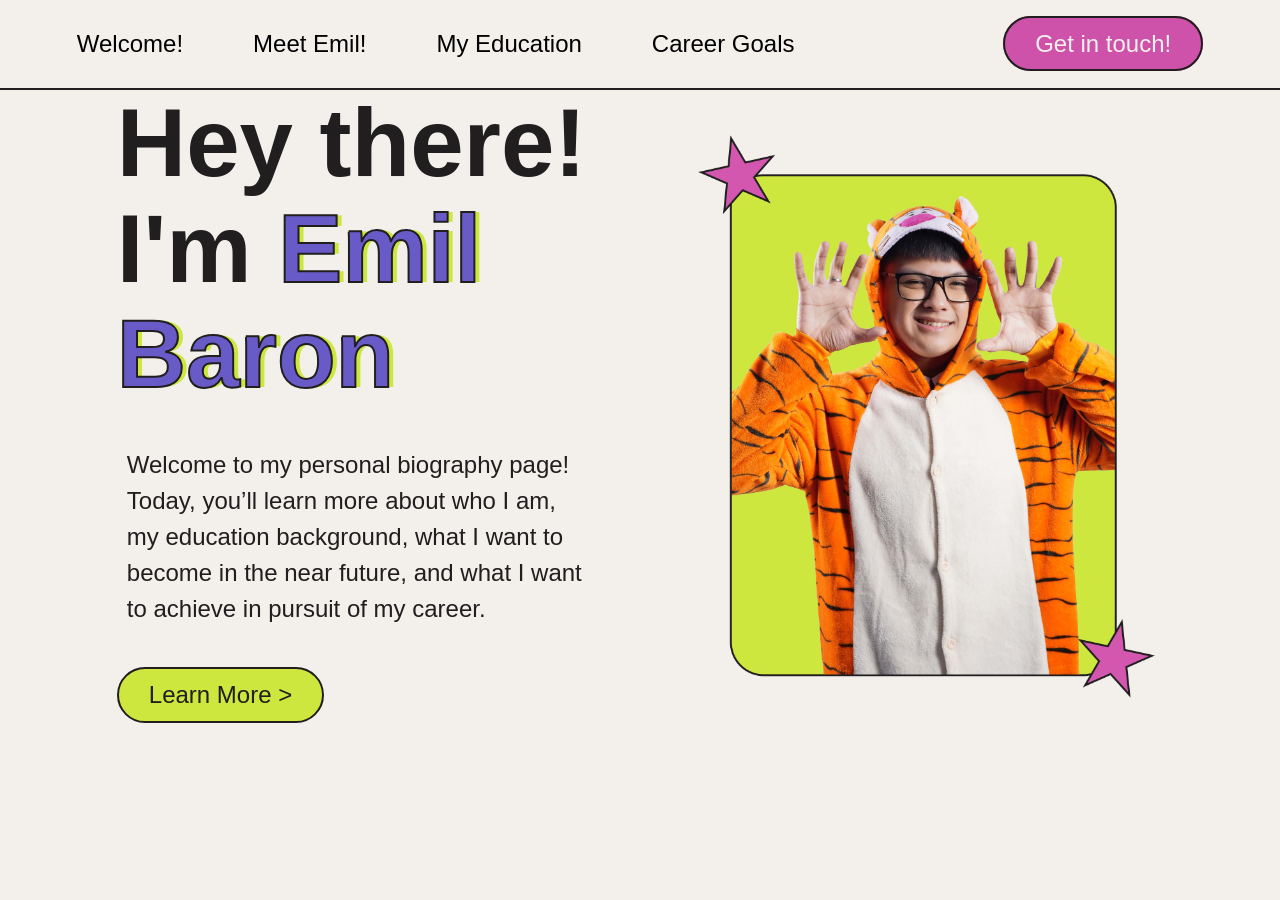
<file: index.html>
<!DOCTYPE html>
<html lang="en">
    <head>                                                              
        <meta charset="UTF-8" />
        <meta name="viewport" content="width=device-width, initial-scale=1.0" />
        <link rel="stylesheet" href="index_style.css" />
        <link rel="stylesheet" href="nav_style.css" />
        <title>Baron_ICWD_Finals</title>  
    </head>
    <body>
    <nav id="nav">
        <div class="left_links">
            <a href="index.html">Welcome!</a>
            <a href="about.html">Meet Emil!</a>
            <a href="education.html">My Education</a>
            <a href="goals.html">Career Goals</a>
        </div>
      
        <div class="right_links"> 
        <a href="contact.html">Get in touch!</a>
        </div>
    </nav>

    <main class="short_intro">
        <div class="text_content">
            <h1>Hey there!<br>I'm <span>Emil Baron</span></h1>
            <p>Welcome to my personal biography page! Today, you’ll learn more about who I am, my education background, what I want to become in the near future, and what I want to achieve in pursuit of my career.</p>
            <a href="about.html">Learn More ></a>
        </div>
        <div class="picture1">
            <img src="images/picture1.png" alt="A picture of me wearing a tigger costume, roaring at the camera" />
        </div>
    </main>
    </body>
</html>
</file>
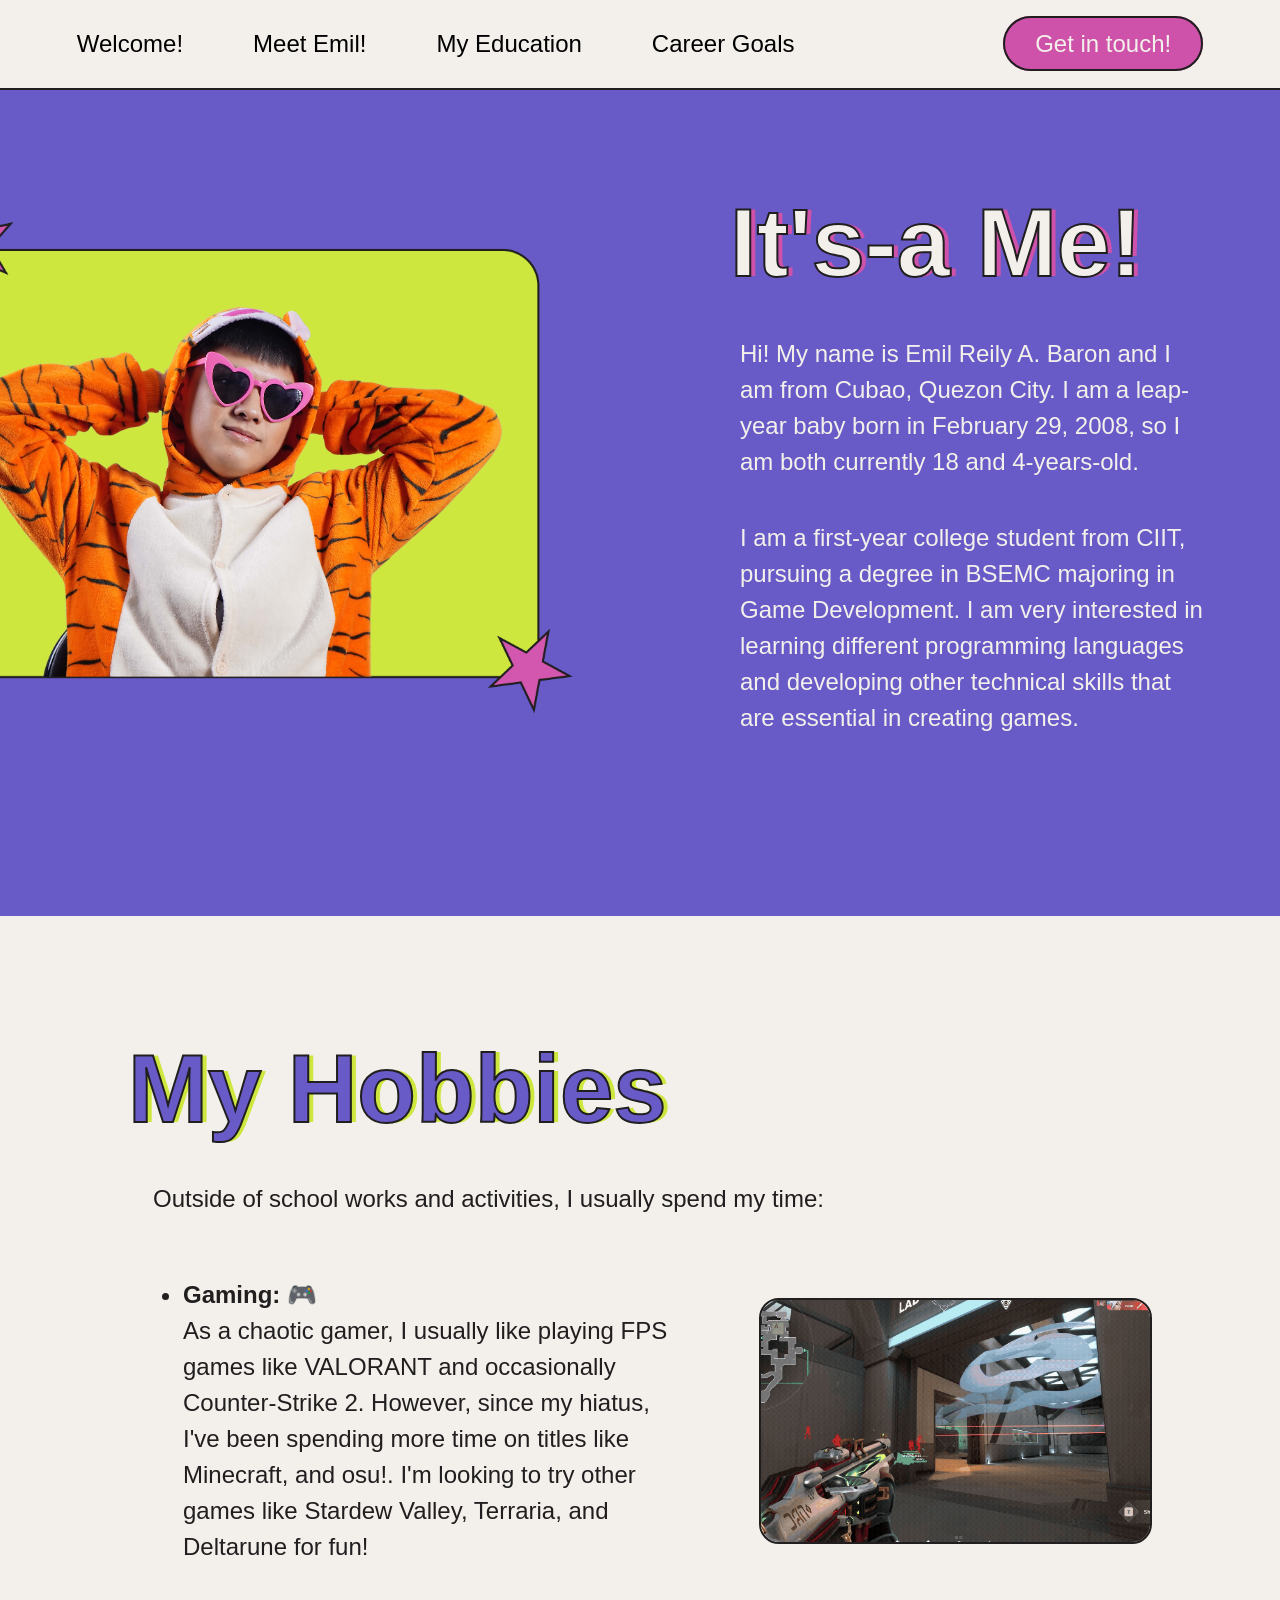
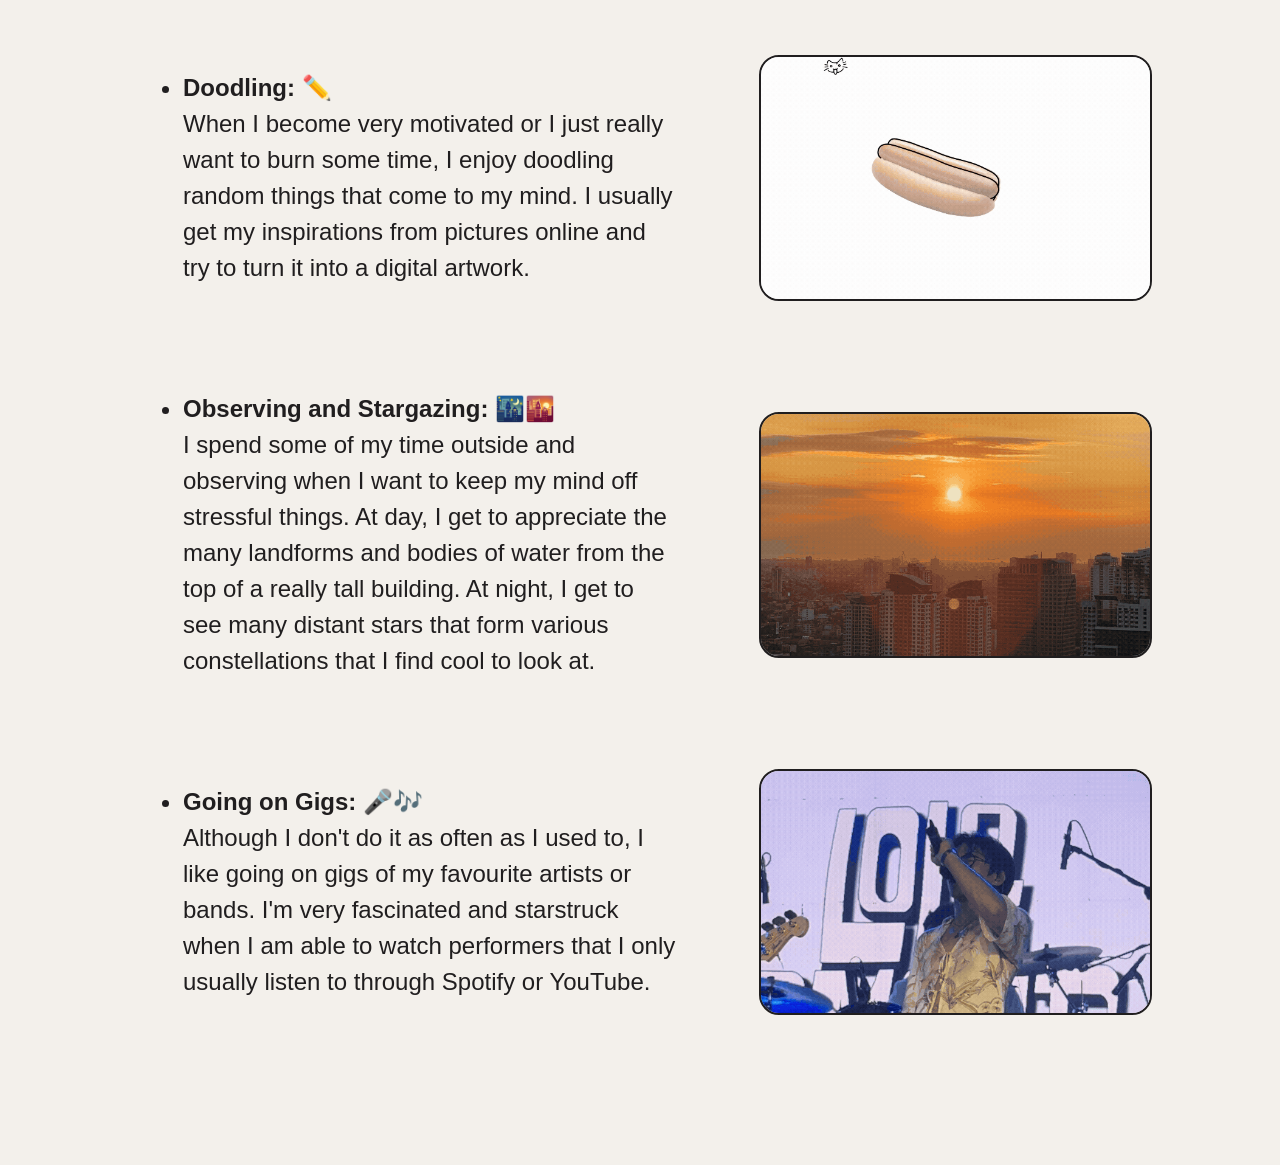
<file: about.html>
<!DOCTYPE html>
<html lang="en">
    <head>                                                              
        <meta charset="UTF-8" />
        <meta name="viewport" content="width=device-width, initial-scale=1.0" />
        <link rel="stylesheet" href="about_style.css" />
        <link rel="stylesheet" href="nav_style.css" />
        <title>Baron_ICWD_Finals</title>  
    </head>
    <body>
        <nav id="nav">
            <div class="left_links">
                <a href="index.html">Welcome!</a>
                <a href="about.html">Meet Emil!</a>
                <a href="education.html">My Education</a>
                <a href="goals.html">Career Goals</a>
            </div>
          
            <div class="right_links"> 
                <a href="contact.html">Get in touch!</a>
            </div>
        </nav>

        <main class="introduction">
            <div class="picture2">
                <img src="images/picture2.png" alt="A picture of me wearing a tigger costume with pink star glasses, looking relaxed on a chair" />
            </div>

            <div class="text_content">
                <h1><span>It's-a Me!</span></h1>
                <p>Hi! My name is Emil Reily A. Baron and I am from Cubao, Quezon City. I am a leap-year baby born in February 29, 2008, so I am both currently 18 and 4-years-old.</p>
                <p>I am a first-year college student from CIIT, pursuing a degree in BSEMC majoring in Game Development. I am very interested in learning different programming languages and developing other technical skills that are essential in creating games.</p>
            </div>
        </main>        

        <section class="hobbies">
            <div class="hobbies_container">
                <h2><span>My Hobbies</span></h2>
                <p class="hobbies_intro">Outside of school works and activities, I usually spend my time:</p>

                <!-- Gaming -->
                <div class="hobby_row">
                    <ul class="hobby_text">
                        <li>
                            <strong>Gaming: &#127918;</strong><br>
                            As a chaotic gamer, I usually like playing FPS games like VALORANT and occasionally Counter-Strike 2. However, since my hiatus, I've been spending more time on titles like Minecraft, and osu!. I'm looking to try other games like Stardew Valley, Terraria, and Deltarune for fun!
                        </li>
                    </ul>
                    <div class="hobby_image">
                        <img src="images/valo.gif" alt="Valorant Clip 1v5 Clutch" />
                    </div>
                </div>

                <!-- Doodling -->
                <div class="hobby_row">
                    <ul class="hobby_text">
                        <li>
                            <strong>Doodling: &#9999;&#65039;</strong><br>
                            When I become very motivated or I just really want to burn some time, I enjoy doodling random things that come to my mind. I usually get my inspirations from pictures online and try to turn it into a digital artwork.
                        </li>
                    </ul>
                    <div class="hobby_image">
                        <img src="images/dawg.gif" alt="Daschund Hotdog Merged Together" />
                    </div>
                </div>

                <!-- Observing and Stargazing -->
                <div class="hobby_row">
                    <ul class="hobby_text">
                        <li>
                            <strong>Observing and Stargazing: &#127747;&#127751;</strong><br>
                            I spend some of my time outside and observing when I want to keep my mind off stressful things. At day, I get to appreciate the many landforms and bodies of water from the top of a really tall building. At night, I get to see many distant stars that form various constellations that I find cool to look at.
                        </li>
                    </ul>
                    <div class="hobby_image">
                        <img src="images/sunset_timelapse.gif" alt="Sunset Timelapse" />
                    </div>
                </div>

                <!-- Going on Gigs -->
                <div class="hobby_row">
                    <ul class="hobby_text">
                        <li>
                            <strong>Going on Gigs: &#127908;&#127926;</strong><br>
                            Although I don't do it as often as I used to, I like going on gigs of my favourite artists or bands. I'm very fascinated and starstruck when I am able to watch performers that I only usually listen to through Spotify or YouTube.
                        </li>
                    </ul>
                    <div class="hobby_image">
                        <img src="images/gigs.gif" alt="Lola Amour 10th Gig" />
                    </div>
                </div>
            </div>
        </section>
    </body> 
</html>
</file>
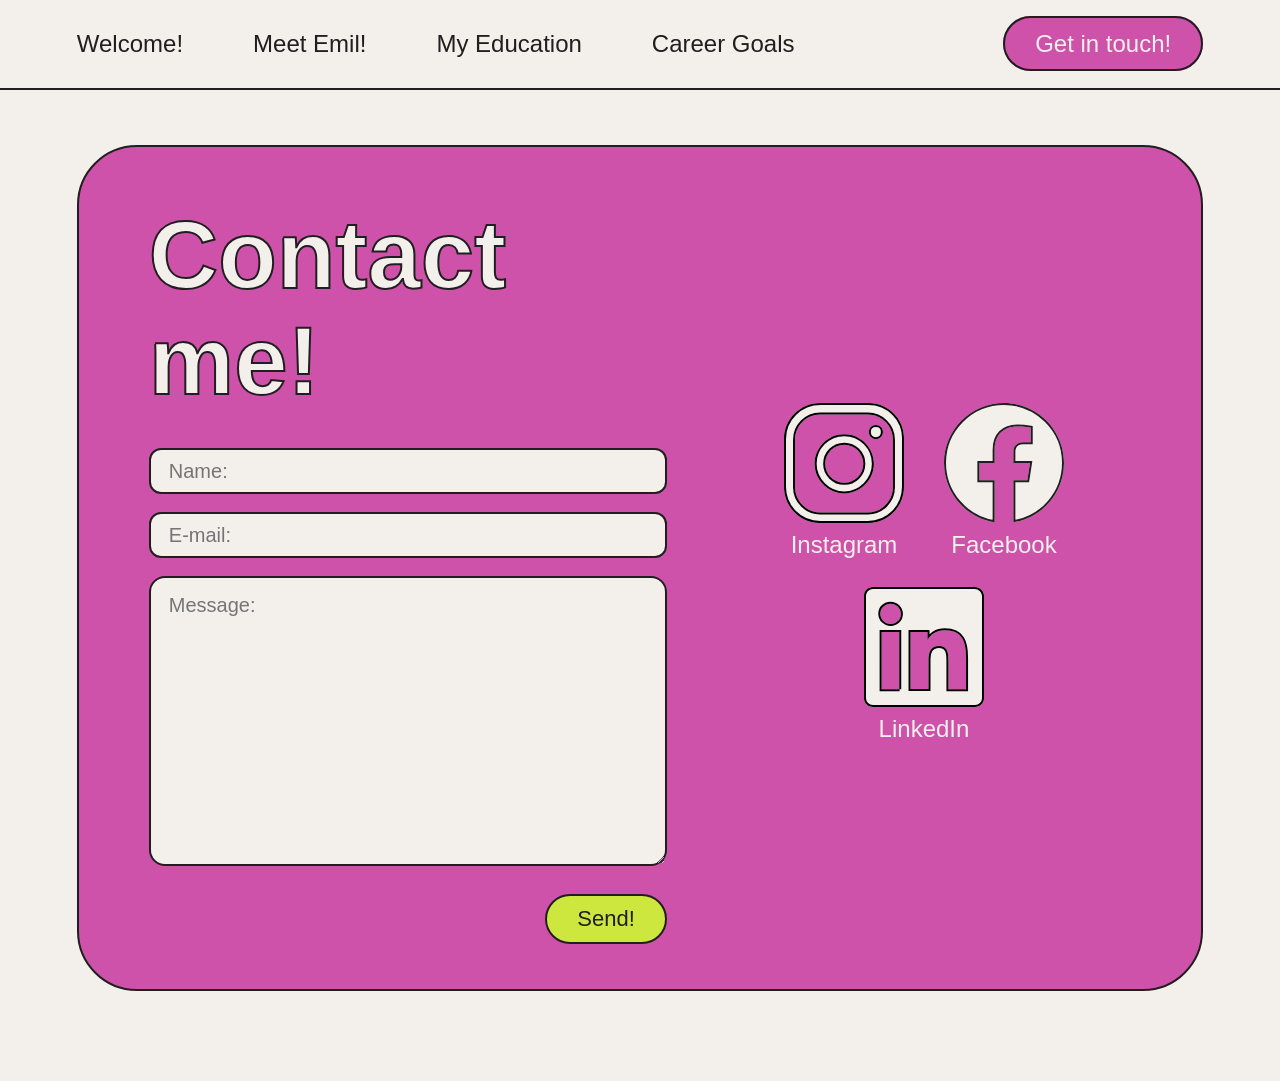
<file: contact.html>
<!DOCTYPE html>
<html lang="en">
    <head>                                                              
        <meta charset="UTF-8" />
        <meta name="viewport" content="width=device-width, initial-scale=1.0" />
        <link rel="stylesheet" href="contact_style.css" />
        <link rel="stylesheet" href="nav_style.css" />
        <title>Baron_ICWD_Finals</title>  
    </head>
    <body>
        <nav id="nav">
            <div class="left_links">
                <a href="index.html">Welcome!</a>
                <a href="about.html">Meet Emil!</a>
                <a href="education.html">My Education</a>
                <a href="goals.html">Career Goals</a>
            </div>
          
            <div class="right_links"> 
                <a href="contact.html">Get in touch!</a>
            </div>
        </nav>

        <main class="contact_section">
            <section class="contact_box">
                <div class="contact_grid">
                    <div class="form_area">
                        <h1><span>Contact me!</span></h1>
                        <form action="https://formsubmit.co/baronryle@gmail.com" method="POST">
                            <input type="hidden" name="_next" value="https://bubombubom.github.io/Personal-Biography-Website/contact.html">
                            <input type="hidden" name="_subject" value="New message from Contact page" />
                            <input type="hidden" name="_captcha" value="false" />
                            <input type="text" name="name" placeholder="Name:" required />
                            <input type="email" name="email" placeholder="E-mail:" required />
                            <textarea name="message" placeholder="Message:" required></textarea>
                            <div class="btn_row">
                                <button type="submit">Send!</button>
                            </div>
                        </form>
                    </div>

                    <aside class="socials">
                        <a href="https://instagram.com/emilryle" target="_blank" rel="noopener noreferrer">
                            <img src="images/instagram_logo.svg" alt="Instagram" />
                            <p>Instagram</p>
                        </a>
                        <a href="https://facebook.com/emil.reily" target="_blank" rel="noopener noreferrer">
                            <img src="images/facebook_logo.svg" alt="Facebook" />
                            <p>Facebook</p>
                        </a>
                        <a href="https://www.linkedin.com/in/emil-baron-a58564402/" target="_blank" rel="noopener noreferrer">
                            <img src="images/linkedin_logo.svg" alt="LinkedIn" />
                            <p>LinkedIn</p>
                        </a>
                    </aside>
                </div>
            </section>
        </main>
    </body>
</html>
</file>
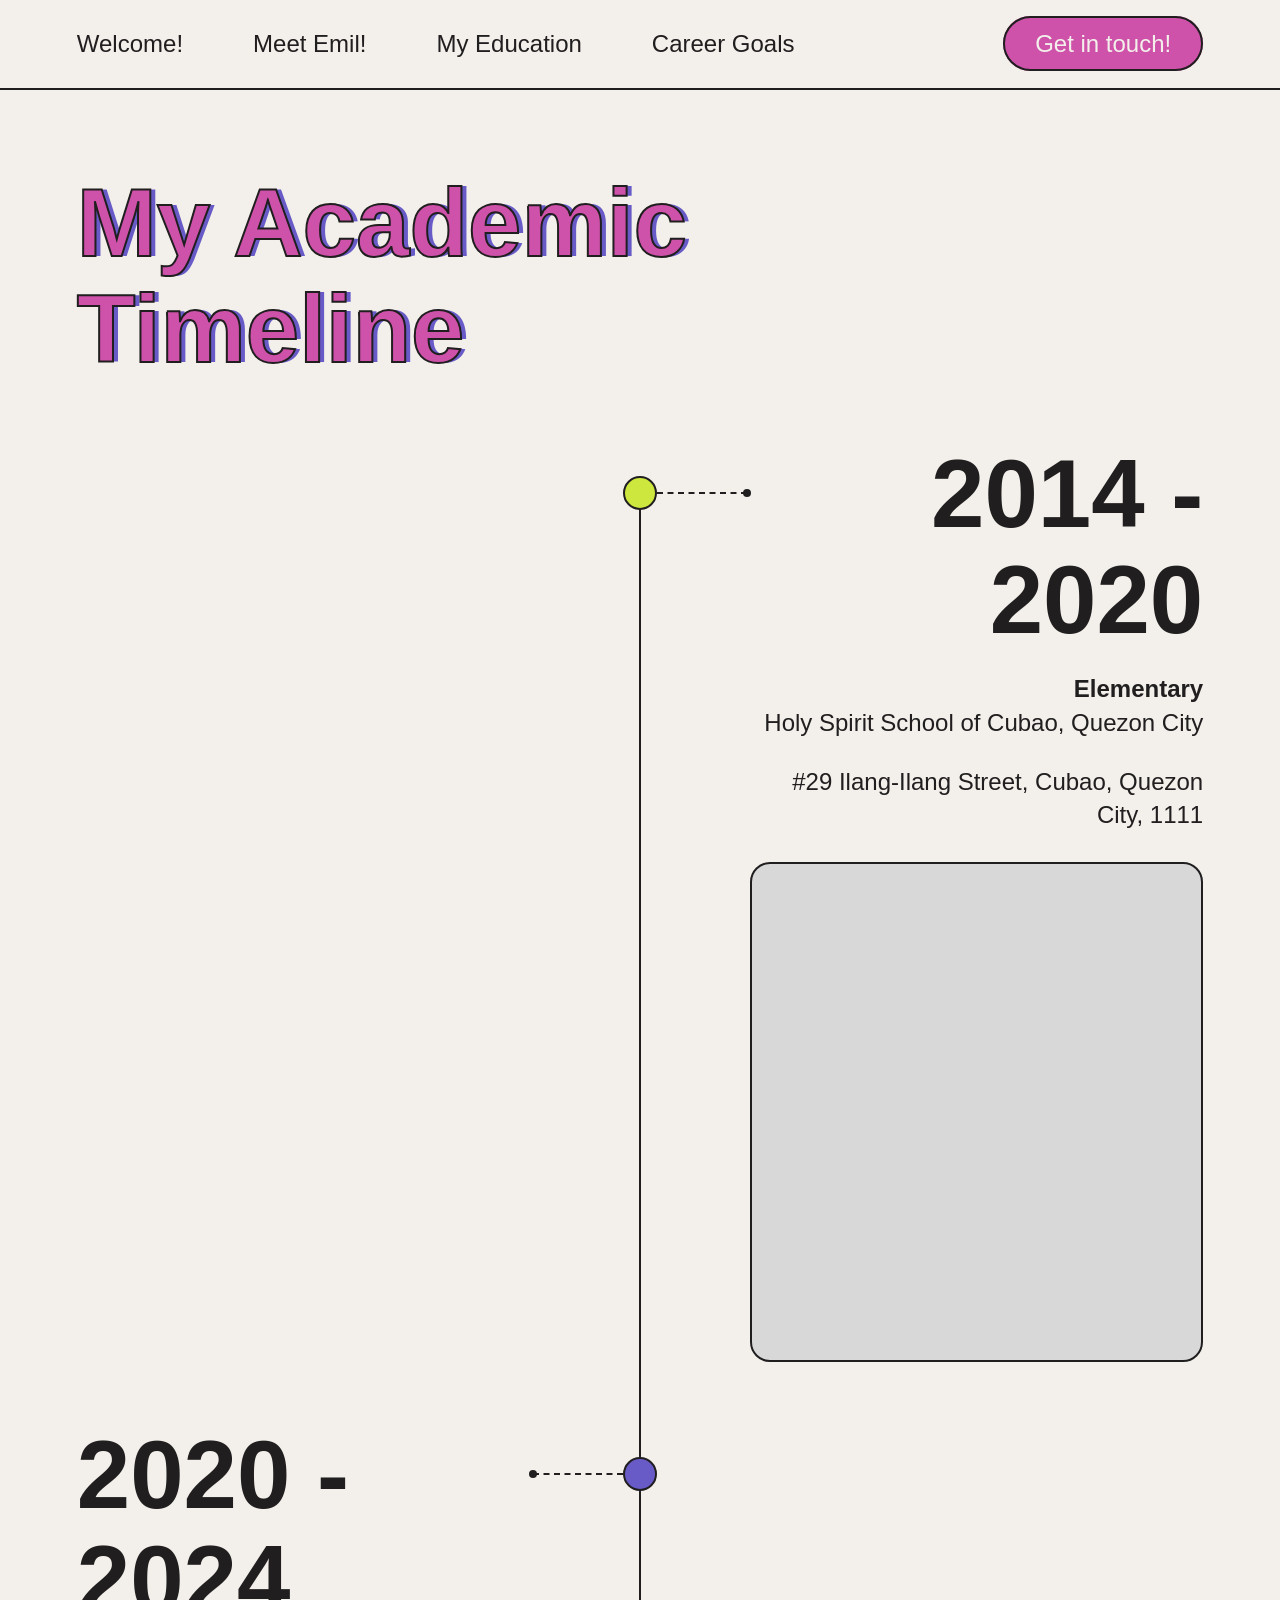
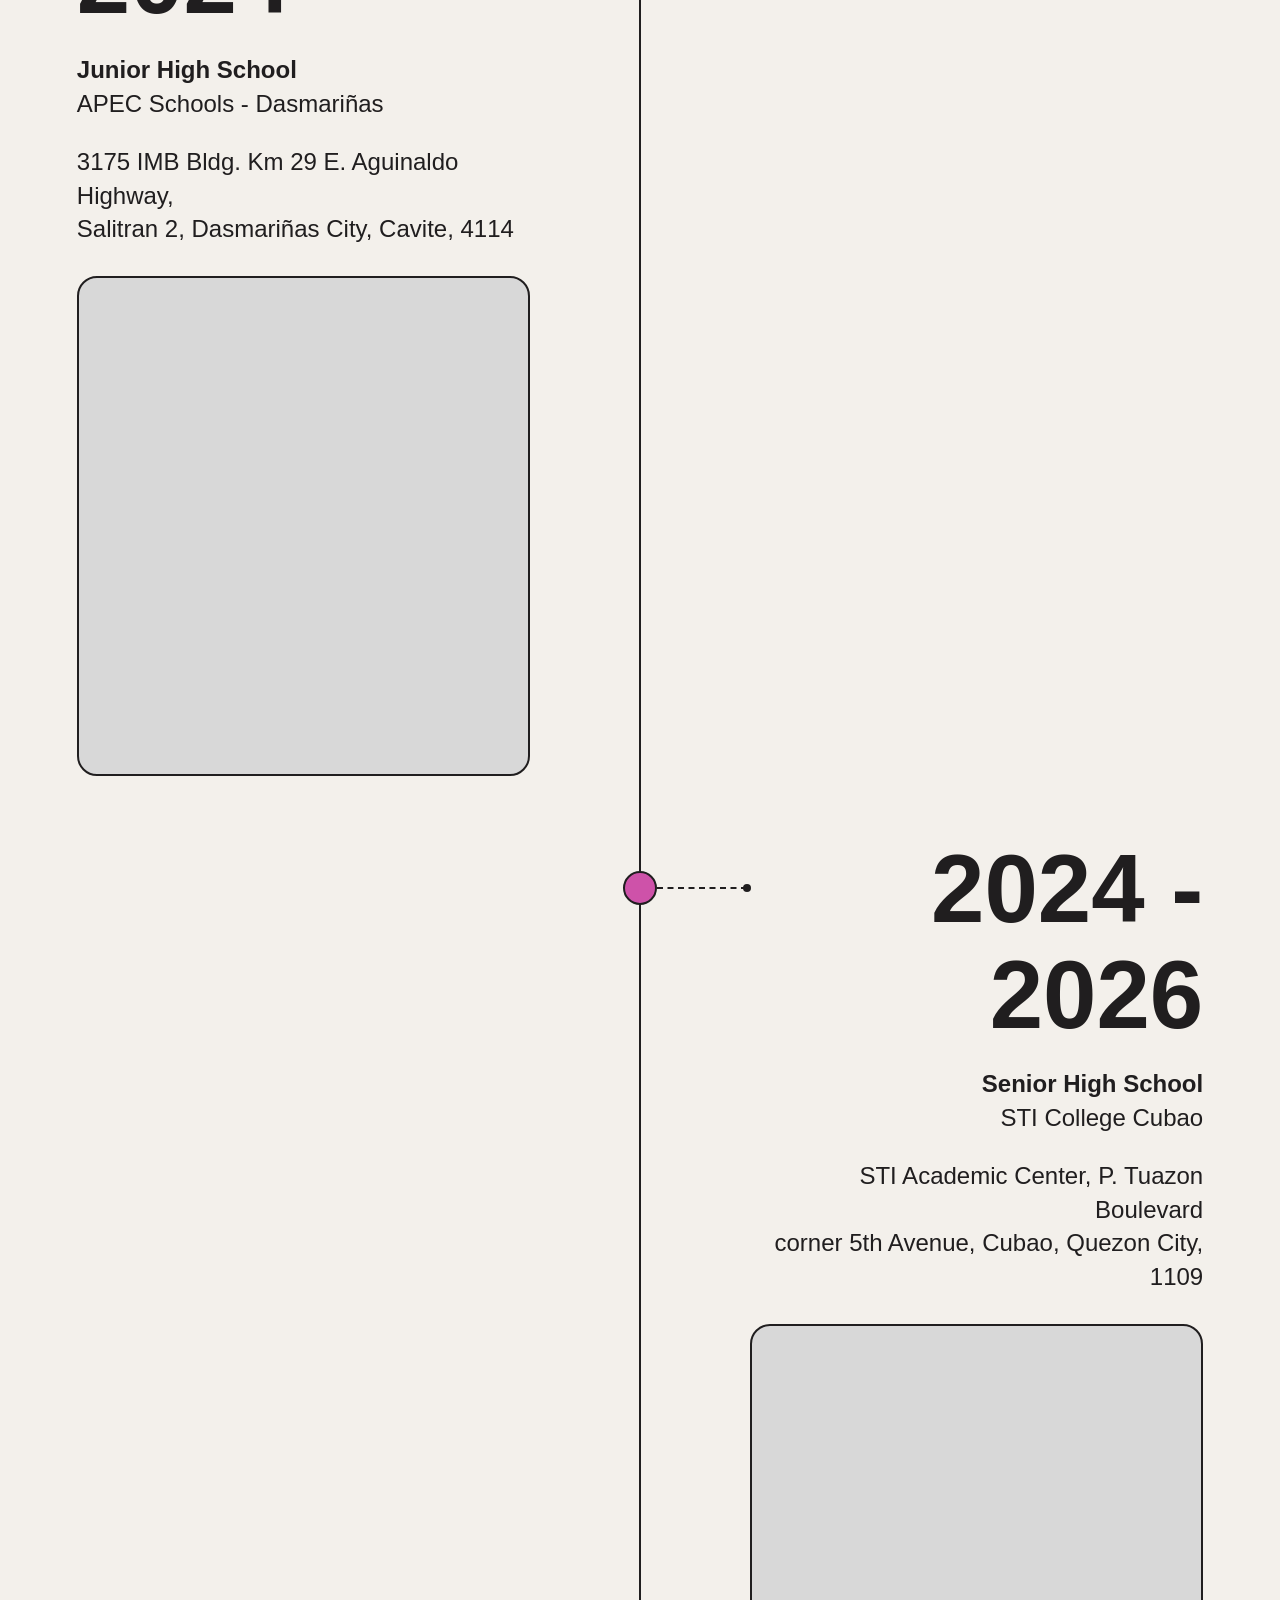
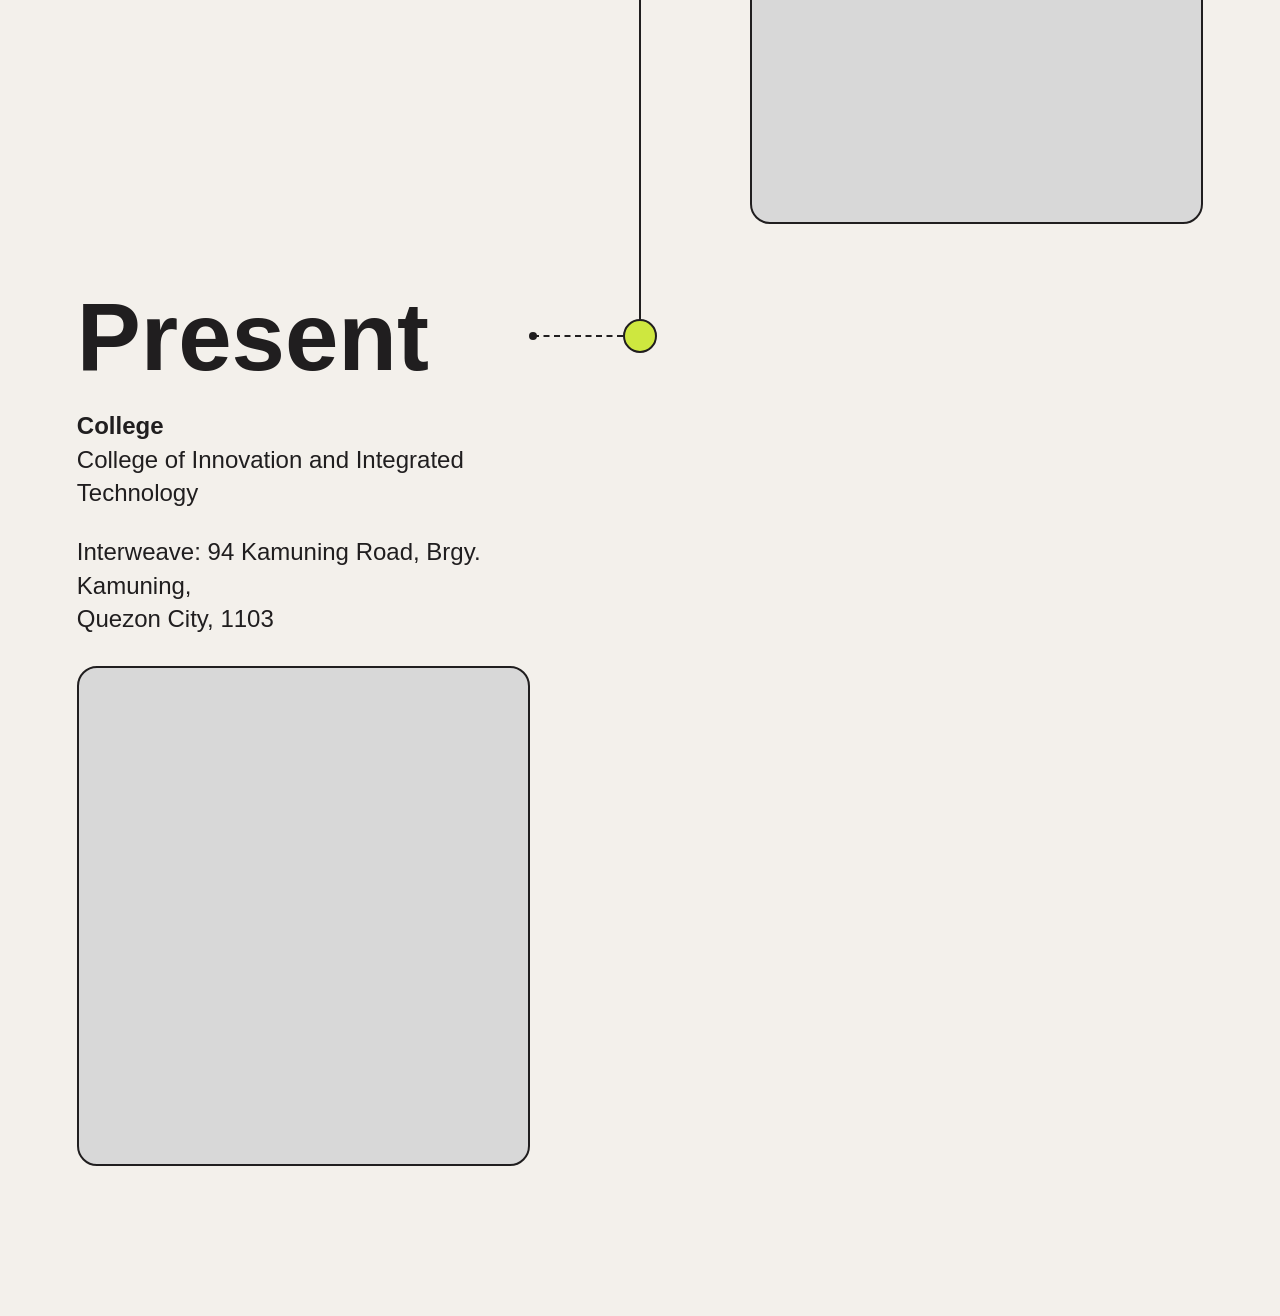
<file: education.html>
<!DOCTYPE html>
<html lang="en">
    <head>                                                              
        <meta charset="UTF-8" />
        <meta name="viewport" content="width=device-width, initial-scale=1.0" />
        <link rel="stylesheet" href="education_style.css" />
        <link rel="stylesheet" href="nav_style.css" />
        <title>Baron_ICWD_Finals</title>  
    </head>
    <body>
        <nav id="nav">
            <div class="left_links">
                <a href="index.html">Welcome!</a>
                <a href="about.html">Meet Emil!</a>
                <a href="education.html">My Education</a>
                <a href="goals.html">Career Goals</a>
            </div>
          
            <div class="right_links"> 
                <a href="contact.html">Get in touch!</a>
            </div>
        </nav>

        <main class="education_container">
            <div class="header_title">
                <h1><span>My Academic<br>Timeline</span></h1>
            </div>

            <div class="timeline">
                <!-- 2014 - 2020 (Right) -->
                <div class="timeline_row right">
                    <div class="timeline_empty"></div>
                    <div class="timeline_center">
                        <span class="circle green"></span>
                        <span class="connector"></span>
                    </div>
                    <div class="timeline_content">
                        <h2>2014 - 2020</h2>
                        <p class="level"><strong>Elementary</strong><br>Holy Spirit School of Cubao, Quezon City</p>
                        <p class="address">#29 Ilang-Ilang Street, Cubao, Quezon City, 1111</p>
                        <div class="map_embed">
                            <iframe
                                title="Holy Spirit School of Cubao Street View"
                                src="https://www.google.com/maps/embed?pb=!4v1795312628669!6m8!1m7!1spXUiJTOKjxOX7PQysmJlUg!2m2!1d14.62262739543169!2d121.0402336585916!3f350.9885725198726!4f1.0763857678768858!5f0.5082919531308163"
                                loading="lazy"
                                referrerpolicy="no-referrer-when-downgrade"
                                allowfullscreen>
                            </iframe>
                        </div>
                    </div>
                </div>

                <!-- 2020 - 2024 (Left) -->
                <div class="timeline_row left">
                    <div class="timeline_content">
                        <h2>2020 - 2024</h2>
                        <p class="level"><strong>Junior High School</strong><br>APEC Schools - Dasmariñas</p>
                        <p class="address">3175 IMB Bldg. Km 29 E. Aguinaldo Highway,<br>Salitran 2, Dasmariñas City, Cavite, 4114</p>
                        <div class="map_embed">
                            <iframe
                                title="APEC Schools - Dasmariñas Street View"
                                src="https://www.google.com/maps/embed?pb=!4v1795312660647!6m8!1m7!1sJSVdY_PdjDOImUVxGoletQ!2m2!1d14.34338518099974!2d120.9372923231642!3f282.8777640767083!4f6.169420289183478!5f0.400325989738461"
                                loading="lazy"
                                referrerpolicy="no-referrer-when-downgrade"
                                allowfullscreen>
                            </iframe>
                        </div>
                    </div>
                    <div class="timeline_center">
                        <span class="connector"></span>
                        <span class="circle purple"></span>
                    </div>
                    <div class="timeline_empty"></div>
                </div>

                <!-- 2024 - 2026 (Right) -->
                <div class="timeline_row right">
                    <div class="timeline_empty"></div>
                    <div class="timeline_center">
                        <span class="circle pink"></span>
                        <span class="connector"></span>
                    </div>
                    <div class="timeline_content">
                        <h2>2024 - 2026</h2>
                        <p class="level"><strong>Senior High School</strong><br>STI College Cubao</p>
                        <p class="address">STI Academic Center, P. Tuazon Boulevard<br>corner 5th Avenue, Cubao, Quezon City, 1109</p>
                        <div class="map_embed">
                            <iframe
                                title="STI College Cubao Street View"
                                src="https://www.google.com/maps/embed?pb=!4v1795312690114!6m8!1m7!1sQtpfqmo3yOMJ4nFX4pJOjQ!2m2!1d14.6165220828392!2d121.0535859950445!3f99.22248499759147!4f15.695660157482763!5f1.1105305478851781"
                                loading="lazy"
                                referrerpolicy="no-referrer-when-downgrade"
                                allowfullscreen>
                            </iframe>
                        </div>
                    </div>
                </div>

                <!-- Present (Left) -->
                <div class="timeline_row left last_row">
                    <div class="timeline_content">
                        <h2>Present</h2>
                        <p class="level"><strong>College</strong><br>College of Innovation and Integrated Technology</p>
                        <p class="address">Interweave: 94 Kamuning Road, Brgy. Kamuning,<br>Quezon City, 1103</p>
                        <div class="map_embed">
                            <iframe
                                title="CIIT College of Arts and Technology Street View"
                                src="https://www.google.com/maps/embed?pb=!4v1795312805851!6m8!1m7!1sUhrAf0bHleZoLY-CrP7cbQ!2m2!1d14.6296112530113!2d121.0418392364588!3f125.17752833646888!4f25.735959185461383!5f0.40004159494477814"
                                loading="lazy"
                                referrerpolicy="no-referrer-when-downgrade"
                                allowfullscreen>
                            </iframe>
                        </div>
                    </div>
                    <div class="timeline_center">
                        <span class="connector"></span>
                        <span class="circle green"></span>
                    </div>
                    <div class="timeline_empty"></div>
                </div>
            </div>
        </main>
    </body>
</html>
</file>
<file: index_style.css>
body {
    background-color: #F3F0EB;
}

.short_intro {
    display: grid;
    grid-template-columns: 1fr 1fr;
    align-items: center;
    gap: 100px;
    width: 88%;
    margin: auto;
}

.text_content {
    margin-left: 40px;
}

.text_content h1 {
    margin: 0;
    font-size: 96px;
    font-family: "Open Sans", sans-serif;
    color: #201E1F;
    line-height: 1.1;
}

.text_content h1 span {
    color: #685BC7;
    -webkit-text-stroke: 2px #201E1F;
    text-shadow: 5px 0 #CEE73F;
}


.text_content p {
    font-size: 24px;
    font-family: "Open Sans", sans-serif;
    color: #201E1F;
    line-height: 1.5;
    max-width: 600px;
    margin-top: 40px;
    margin-left: 10px;
}

.text_content a {
    margin-top: 40px;
    display: inline-block;
    padding: 12px 30px;
    border: 2px solid #201E1F;
    border-radius: 30px;
    background-color: #CEE73F;
    color: #201E1F;
    text-decoration: none;
    font-size: 24px;
    font-family: "Open Sans", sans-serif;
}

.picture1 {
    margin-right: 40px;
    overflow: hidden;
}

.picture1 img {
    max-width: 100%;
    max-height: 100%;
    object-fit: cover;
}
</file>
<file: nav_style.css>
* {
    margin: 0;
    padding: 0;
    box-sizing: border-box;
}

nav {
    display: flex;
    align-items: center;
    justify-content: space-between;
    padding: 30px 6%;
    border-bottom: 2px solid #201e1f;
    position: sticky;
    top: 0;
    background-color: #F3F0EB;
    z-index: 100;
    
    animation: change_nav_color ease-out forwards;
    animation-timeline: scroll();
    animation-range: 20px 300px;
}

@keyframes change_nav_color {
  to {
    background-color: #201E1F;
    color: #F3F0EB;
    box-shadow: 0 2px 10px rgba(0, 0, 0, 0.15);
  }
}

.left_links {
    display: flex;
    gap: 70px;
}

.left_links a {
    color: #201e1f;
    text-decoration: none;
    font-size: 24px;
    font-weight: 500;
    font-family: "Open Sans", sans-serif;
    color: inherit;
}

.left_links a:hover {
    color: #CEE73F;
    transition: color 0.3s ease-in-out;
}

.right_links a {
    margin-left: auto;
    padding: 12px 30px;
    border: 2px solid #201E1F;
    border-radius: 30px;
    background-color: #ce52a9;
    color: #F3F0EB;
    text-decoration: none;
    font-size: 24px;
    font-family: "Open Sans", sans-serif;
    
    animation: change_right_links_border_color ease-out forwards;
    animation-timeline: scroll();
    animation-range: 20px 150px;
}
</file>
<file: about_style.css>
body {
    background-color: #685BC7;
    font-family: "Open Sans", sans-serif;
}

.introduction {
    display: grid;
    grid-template-columns: 1fr 1fr;
    align-items: center;
    gap: 100px;
    width: 88%;
    margin: auto;
}

.text_content {
    margin-top: 100px;
    margin-left: 40px;
}

.text_content h1 {
    margin: 0;
    font-size: 96px;
    font-family: "Open Sans", sans-serif;
    color: #F3F0EB;
    line-height: 1.1;
}

.text_content h1 span {
    color: #F3F0EB;
    -webkit-text-stroke: 2px #201E1F;
    text-shadow: 5px 0 #CE52A9;
}

.text_content p {
    font-size: 24px;
    font-family: "Open Sans", sans-serif;
    color: #F3F0EB;
    line-height: 1.5;
    max-width: 650px;
    margin-top: 40px;
    margin-left: 10px;
}

.text_content a {
    margin-top: 40px;
    display: inline-block;
    padding: 12px 30px;
    border: 2px solid #201E1F;
    border-radius: 30px;
    background-color: #CEE73F;
    color: #201E1F;
    text-decoration: none;
    font-size: 24px;
    font-family: "Open Sans", sans-serif;
}

.picture2 {
    margin-top: 100px;
    margin-left: -190px;
    overflow: hidden;
}

.picture2 img {
    width: 100%;
    height: 100%;
    object-fit: cover;
}

.hobbies {
    width: 100%;
    margin-top: 180px;
    padding: 120px 0 150px 0;
    background-color: #F3F0EB;
    color: #201E1F;
}

.hobbies_container {
    width: 80%;
    margin: 0 auto;
}

.hobbies_container h2 {
    margin: 0;
    font-size: 96px;
    font-family: "Open Sans", sans-serif;
    line-height: 1.1;
}

.hobbies_container h2 span {
    color: #685BC7;
    -webkit-text-stroke: 2px #201E1F;
    text-shadow: 5px 0 #CEE73F;
}

.hobbies_intro {
    font-size: 24px;
    line-height: 1.5;
    margin: 40px 0 60px 25px;
    color: #201E1F;
}

.hobby_row {
    display: grid;
    grid-template-columns: 1.4fr 1fr;
    align-items: center;
    gap: 80px;
    margin-bottom: 90px;
}

.hobby_row:last-child {
    margin-bottom: 0;
}

.hobby_text {
    margin: 0 0 0 25px;
    padding-left: 30px;
}

.hobby_text li {
    font-size: 24px;
    line-height: 1.5;
    color: #201E1F;
}

.hobby_image {
    width: 100%;
    aspect-ratio: 16 / 10;
    background-color: #D8D8D8;
    border: 2px solid #201E1F;
    overflow: hidden;
    border-radius: 20px;
}

.hobby_image img,
.hobby_image video {
    width: 100%;
    height: 100%;
    object-fit: cover;
    display: block;
}
</file>
<file: contact_style.css>
body {
    background-color: #F3F0EB;
    font-family: "Open Sans", sans-serif;
    color: #201E1F;
}

.contact_section {
    width: 88%;
    max-width: 1320px;
    margin: 55px auto 90px auto;
}

.contact_box {
    background-color: #CE52A9;
    border: 2px solid #201E1F;
    border-radius: 60px;
    padding: 55px 70px 45px 70px;
}

.contact_grid {
    display: grid;
    grid-template-columns: 1.25fr 1fr;
    gap: 50px;
    align-items: center;
}

.form_area h1 {
    margin: 0 0 35px 0;
    font-size: 96px;
    font-family: "Open Sans", sans-serif;
    line-height: 1.1;
}

.form_area h1 span {
    color: #F3F0EB;
    -webkit-text-stroke: 2px #201E1F;
}

.form_area form {
    display: flex;
    flex-direction: column;
    gap: 18px;
}

.form_area input,
.form_area textarea {
    width: 100%;
    background-color: #F3F0EB;
    color: #201E1F;
    border: 2px solid #201E1F;
    font-family: "Open Sans", sans-serif;
    font-size: 20px;
}

.form_area input {
    height: 46px;
    padding: 0 18px;
    border-radius: 12px;
}

.form_area textarea {
    height: 290px;
    padding: 16px 18px;
    border-radius: 16px;
    resize: vertical;
}

.btn_row {
    display: flex;
    justify-content: flex-end;
    margin-top: 10px;
}

.btn_row button {
    padding: 10px 30px;
    border: 2px solid #201E1F;
    border-radius: 25px;
    background-color: #CEE73F;
    color: #201E1F;
    font-family: "Open Sans", sans-serif;
    font-size: 22px;
    cursor: pointer;
}

/* Inverse Triangle Social Layout (Vertically Centered) */
.socials {
    display: flex;
    flex-wrap: wrap;
    justify-content: center;
    gap: 28px 40px;
    max-width: 360px;
    margin: 0 auto;
}

.socials a {
    display: flex;
    flex-direction: column;
    align-items: center;
    gap: 8px;
    text-decoration: none;
}

.socials img {
    width: 120px;
    height: 120px;
    object-fit: contain;
    border: none;
}

.socials p {
    margin: 0;
    font-size: 24px;
    color: #F3F0EB;
    border: none;
}
</file>
<file: education_style.css>
body {
    background-color: #F3F0EB;
    font-family: "Open Sans", sans-serif;
    color: #201E1F;
}

.education_container {
    width: 88%;
    margin: 80px auto 150px auto;
}

/* Main H1 Heading matching your other pages */
.header_title h1 {
    margin: 0 0 60px 0;
    font-size: 96px;
    font-family: "Open Sans", sans-serif;
    line-height: 1.1;
}

.header_title h1 span {
    color: #CE52A9;
    -webkit-text-stroke: 2px #201E1F;
    text-shadow: 5px 0 #685BC7;
}

/* Timeline Layout */
.timeline {
    position: relative;
    width: 100%;
}

.timeline_row {
    display: grid;
    grid-template-columns: 1fr 220px 1fr;
    align-items: stretch;
    padding-bottom: 60px;
}

.timeline_row.last_row {
    padding-bottom: 0;
}

/* Center Node & Dotted Line */
.timeline_center {
    display: flex;
    align-items: flex-start;
    padding-top: 35px; /* Aligns circle vertically with the 96px year heading */
    position: relative;
    z-index: 2;
}

/* Connects center of each circle directly to the center of the next circle */
.timeline_row:not(.last_row) .timeline_center::before {
    content: "";
    position: absolute;
    top: 52px;
    bottom: -125px;
    left: 50%;
    transform: translateX(-50%);
    width: 2px;
    background-color: #201E1F;
    z-index: -1;
}

.timeline_row.right .timeline_center {
    justify-content: flex-start;
    padding-left: 93px; /* Centers the 34px circle on the 50% line */
}

.timeline_row.left .timeline_center {
    justify-content: flex-end;
    padding-right: 93px; /* Centers the 34px circle on the 50% line */
}

.circle {
    width: 34px;
    height: 34px;
    border-radius: 50%;
    border: 2px solid #201E1F;
    flex-shrink: 0;
}

.circle.green {
    background-color: #CEE73F;
}

.circle.purple {
    background-color: #685BC7;
}

.circle.pink {
    background-color: #CE52A9;
}

/* Dotted Connector with Small End Dot */
.connector {
    width: 90px;
    border-top: 2px dashed #201E1F;
    margin-top: 16px; /* Aligns dotted line with the center of the 34px circle */
    position: relative;
}

.timeline_row.right .connector::after {
    content: "";
    position: absolute;
    right: -4px;
    top: -5px;
    width: 8px;
    height: 8px;
    background-color: #201E1F;
    border-radius: 50%;
}

.timeline_row.left .connector::before {
    content: "";
    position: absolute;
    left: -4px;
    top: -5px;
    width: 8px;
    height: 8px;
    background-color: #201E1F;
    border-radius: 50%;
}

/* Text Alignment for Left & Right Columns */
.timeline_row.right .timeline_content {
    text-align: right;
}

.timeline_row.left .timeline_content {
    text-align: left;
}

/* Years & Headings (96px) */
.timeline_content h2 {
    margin: 0 0 20px 0;
    font-size: 96px;
    font-weight: 700;
    line-height: 1.1;
    color: #201E1F;
}

/* Smaller Details (24px) */
.timeline_content p {
    font-size: 24px;
    line-height: 1.4;
    margin: 0 0 25px 0;
    color: #201E1F;
}

/* Google Street View Embed Boxes */
.map_embed {
    width: 100%;
    height: 500px;
    background-color: #D8D8D8;
    border: 2px solid #201E1F;
    margin-top: 30px;
    overflow: hidden;
    border-radius: 20px;
}

.map_embed iframe {
    width: 100%;
    height: 100%;
    border: 0;
    display: block;
}
</file>
